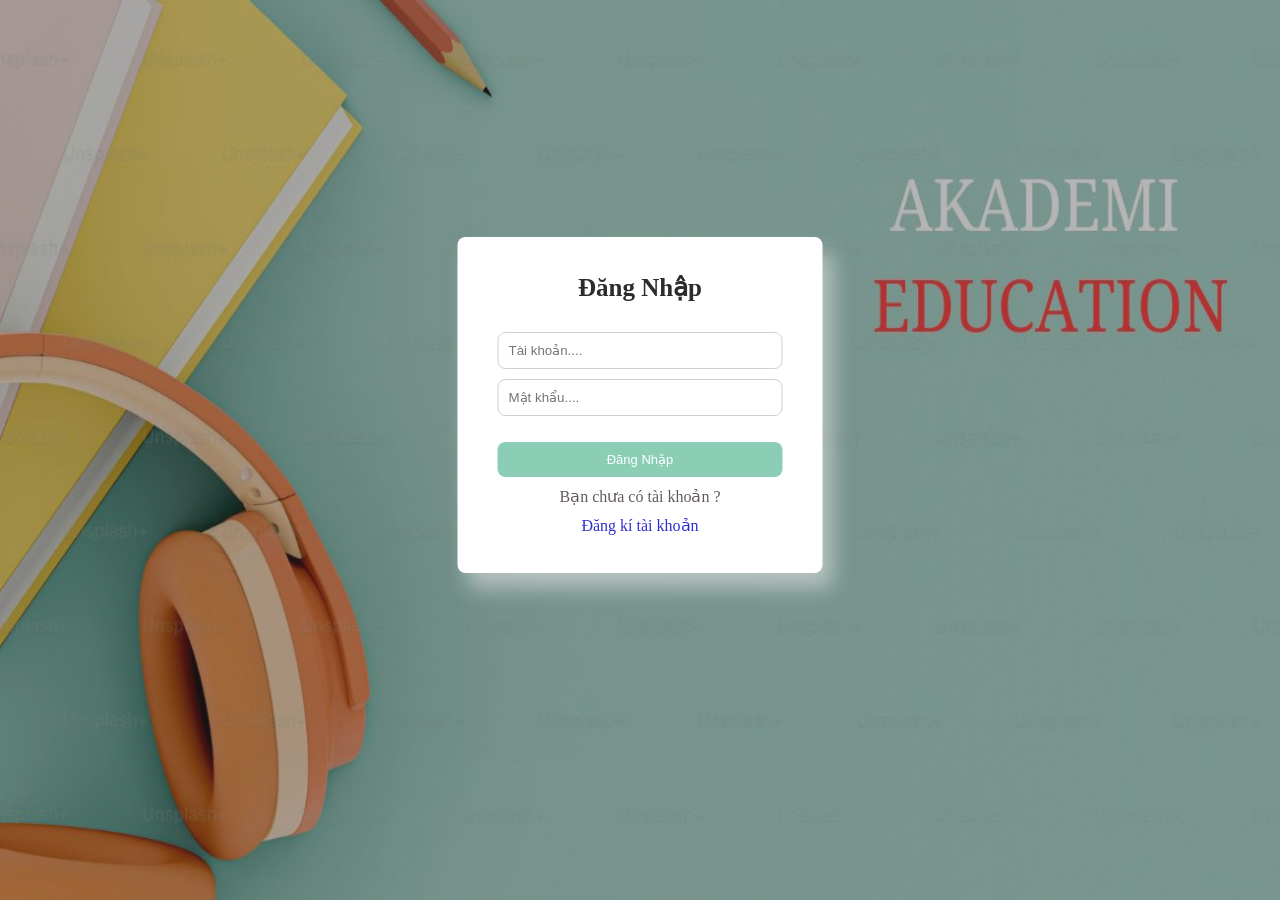
<file: index.html>
<!DOCTYPE html>
<html lang="en">
    <head>
        <title>Đăng Nhập</title>
        <meta charset="UTF-8">
        <meta name="viewport" content="width=device-width, initial-scale=1">
        <link href="./css/login.css" rel="stylesheet">
    </head>
    <body>
        <div class="bgLogin">
            <img src="./Image/backgroundLogin.jpg" alt="Background login">
        </div>
        <div class="login-container">
            <div class="login-content">
                <div class="titleForm">
                    <p>Đăng Nhập</p>
                </div>
                <div class="formLogin">
                    <input id="username" type="text" placeholder="Tài khoản....">
                    <input id="password" type="password" placeholder="Mật khẩu....">
                    <button id="loginButton" type="submit">Đăng Nhập</button>
                    <p id="message"></p>
                    <p>Bạn chưa có tài khoản ?</p>
                    <p><a href="./signin.html">Đăng kí tài khoản</a></p>
                </div>
            </div>
        </div>
        <script>
            document.getElementById('loginButton').addEventListener('click', function(event) {
            event.preventDefault();
            
            const username = document.getElementById('username').value;
            const password = document.getElementById('password').value;
            const messageElement = document.getElementById('message');

            const users = JSON.parse(localStorage.getItem('users')) || [];
            const user = users.find(user => user.username === username && user.password === password);
            if (user) {
                messageElement.innerText = 'Đăng nhập thành công!';
                messageElement.style.color = 'green';
                setTimeout (() => {
                    window.location.href = './layout/layout.html';
                }, 1000);
            } else {
            messageElement.innerText = 'Tài khoản hoặc mật khẩu không đúng!';
            messageElement.style.color = 'red';
            }
            });
        </script>
    </body>
</html>
</file>
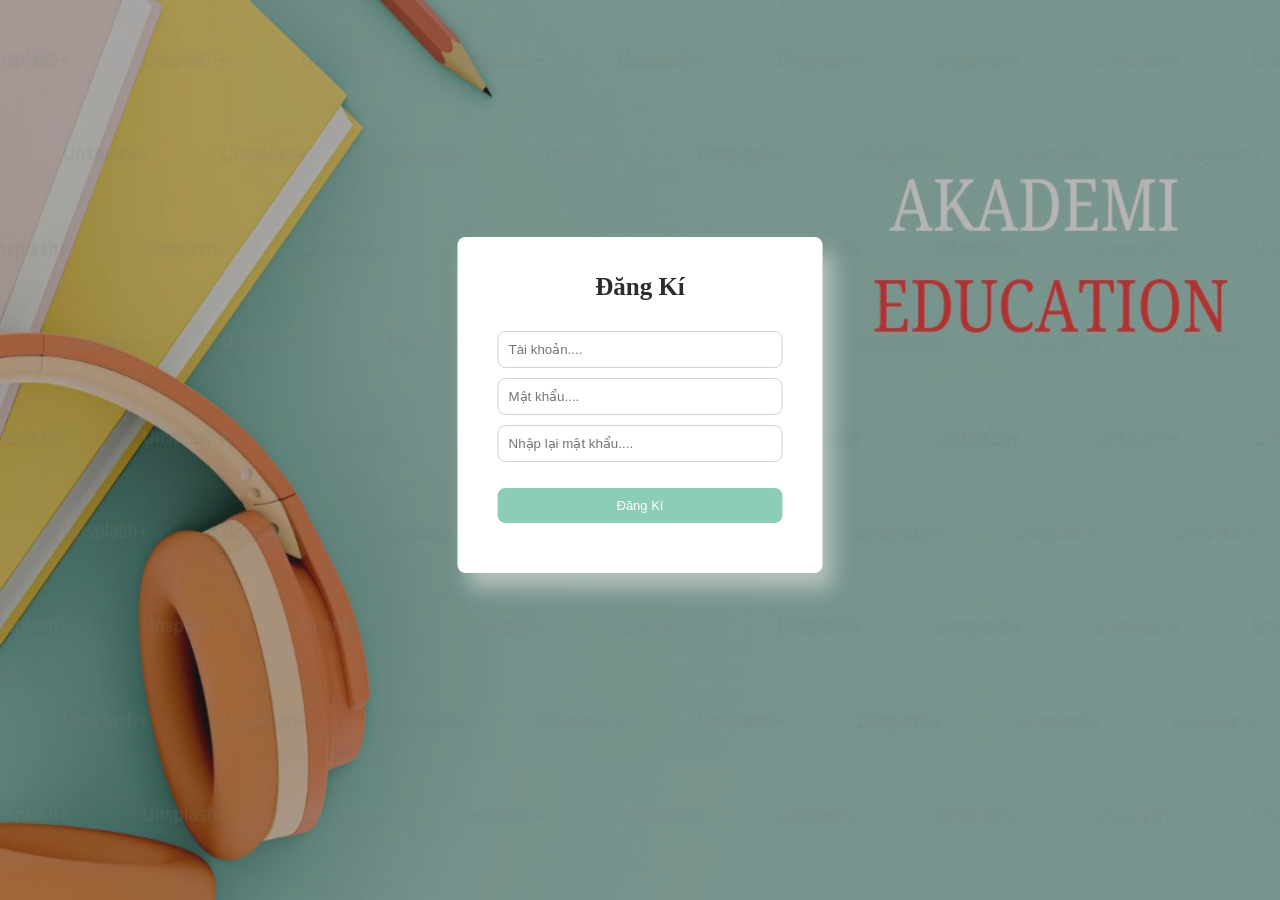
<file: signin.html>
<!DOCTYPE html>
<html lang="en">
    <head>
        <title>Đăng Kí</title>
        <meta charset="UTF-8">
        <meta name="viewport" content="width=device-width, initial-scale=1">
        <link href="./css/login.css" rel="stylesheet">
    </head>
    <body>
        <div class="bgLogin">
            <img src="./Image/backgroundLogin.jpg" alt="Background login">
        </div>
        <div class="login-container">
            <div class="login-content">
                <div class="titleForm">
                    <p>Đăng Kí</p>
                </div>
                <div class="formLogin">
                    <input id="registerUsername" type="text" placeholder="Tài khoản....">
                    <input id="registerPassword" type="password" placeholder="Mật khẩu....">
                    <input id="confirmPassword" type="password" placeholder="Nhập lại mật khẩu....">
                    <button id="registerButton" type="submit">Đăng Kí</button>
                    <p id="registerMessage"></p>
                </div>
            </div>
        </div>
        <script>
            document.getElementById('registerButton').addEventListener('click', function()
            {
                event.preventDefault(); //này dùng để ngăn chặn hành động mặc định của button

                const username = document.getElementById('registerUsername').value;
                const password = document.getElementById('registerPassword').value;
                const confirmPassword = document.getElementById('confirmPassword').value;
                const messageElement = document.getElementById('registerMessage');

                if (password !== confirmPassword) {
                    messageElement.innerText = 'Mật khẩu không khớp';
                    messageElement.style.color = 'red';
                    return;
                }
                
                const users = JSON.parse(localStorage.getItem('users')) || [];
                const userExits = users.some(user => user.username === username);
                if (userExits) {
                    messageElement.innerText = 'Tài khoản đã tồn tại';
                    messageElement.style.color = 'red';
                    return;
                }
                users.push({username, password});
                localStorage.setItem('users',JSON.stringify(users));
                messageElement.innerText = 'Đăng kí thành công';
                messageElement.style.color = 'green';

                setTimeout(() => {
                window.location.href = "./login.html";
                }, 1500);
            });
        </script>
    </body>
</html>
</file>
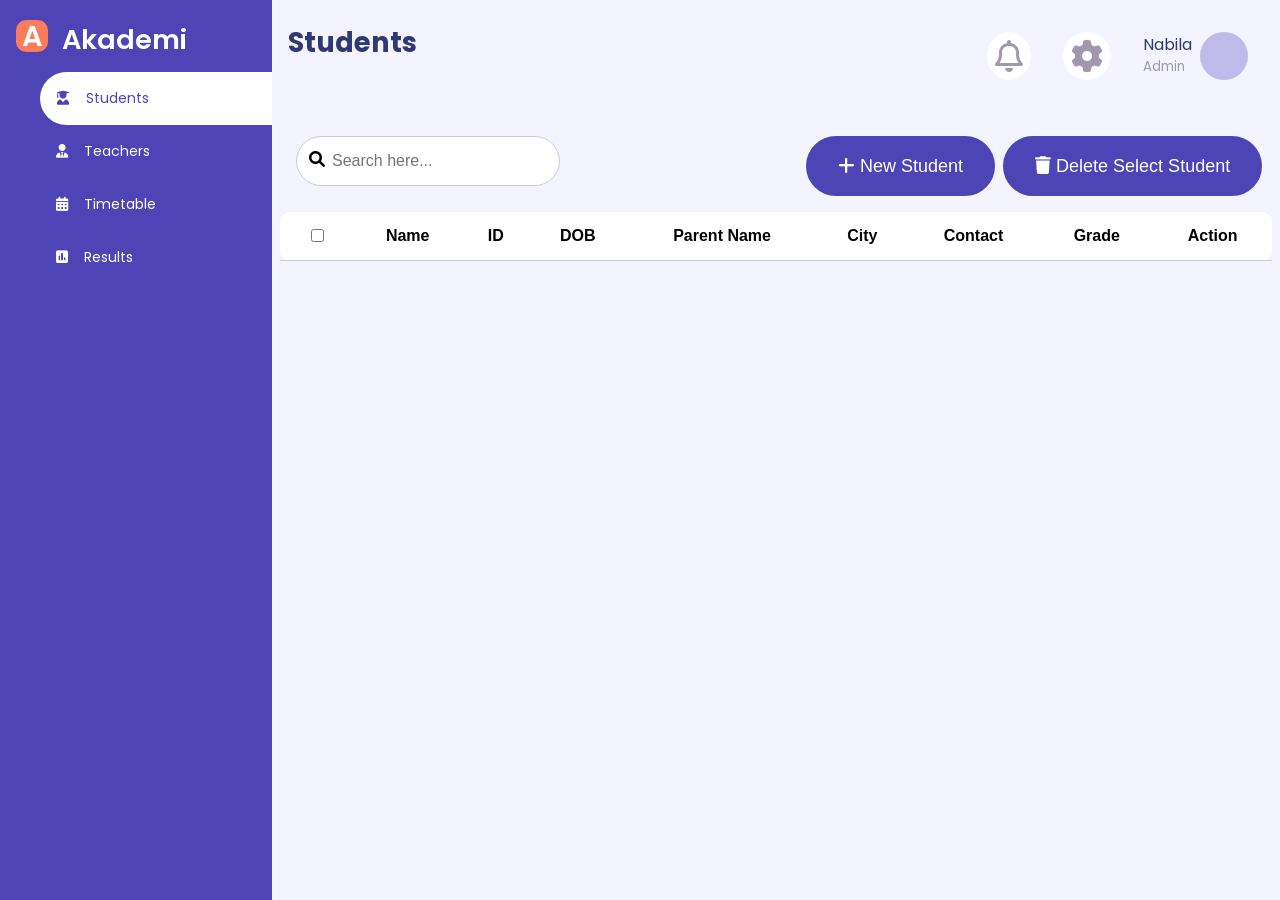
<file: layout/layout.html>
<!DOCTYPE html>
<html lang="en">
<head>
    <title>Mainpage</title>
    <meta charset="UTF-8">
    <meta name="viewport" content="width=device-width, initial-scale=1">
    <link href="../css/common.css" rel="stylesheet">
    <link href="../css/layout.css" rel="stylesheet">
    <link rel="preconnect" href="https://fonts.googleapis.com">
    <link rel="preconnect" href="https://fonts.gstatic.com" crossorigin>
    <link href="https://fonts.googleapis.com/css2?family=Poppins:ital,wght@0,100;0,200;0,300;0,400;0,500;0,600;0,700;0,800;0,900;1,100;1,200;1,300;1,400;1,500;1,600;1,700;1,800;1,900&family=Roboto:ital,wght@0,100;0,300;0,400;0,500;0,700;0,900;1,100;1,300;1,400;1,500;1,700;1,900&display=swap" rel="stylesheet">
    <link href="https://cdnjs.cloudflare.com/ajax/libs/font-awesome/6.0.0-beta3/css/all.min.css" rel="stylesheet">
</head>
<body>
    <div class="menu-container">
        <div class="logo-container">
            <p class="icon">A</p>
            <p class="name">Akademi</p>
        </div>
        <ul class="menu">
            <li class="menu-item active" data-item="STUDENTS">
                <span><i class="fa-solid fa-user-graduate"></i></span>
                Students</li>

            <li class="menu-item" data-item="TEACHER">
                <span><i class="fa-solid fa-user-tie"></i></span>
                Teachers
            </li>
            <li class="menu-item" data-item="TIMETABLE">
                <span><i class="fa-solid fa-calendar-days"></i></span>
                Timetable</li>
            <li class="menu-item" data-item="RESULTS">
                <span><i class="fa-solid fa-square-poll-vertical"></i></span>
                Results</li>
        </ul>
    </div>
    <div class="content-container">
        <div class="menu-header">
            <div class="leftHeading">
                <p id="pageTitle">Students</p>
            </div>
            <div class="rightHeading">
                <i class="fa-regular fa-bell icon"></i>
                <i class="fa-solid fa-gear icon"></i>
                <div class="avatar-container">
                    <div class="info">
                        <span>Nabila</span>
                        <small>Admin</small>
                    </div>
                    <div class="avatar"></div>
                </div>
            </div>
        </div>
        <iframe id="iframeContent" src="../student/list.html" class="content"></iframe>
    </div>
    <script>
        const title = document.getElementById('pageTitle');
        const menuElements = document.querySelectorAll('.menu-item');
        const iframeContent = document.getElementById('iframeContent');
        const menuSource = {
            TEACHER: '../teacher/list.html',
            STUDENTS: '../student/list.html',
            TIMETABLE: '../timetable/list.html',
            RESULTS: '../results/list.html'
        }
        menuElements.forEach(item => {
            item.addEventListener('click', () => {
                const itemType = item.dataset.item;
                menuElements.forEach(classItem => {
                    if (classItem.classList.contains('active')) {
                        classItem.classList.remove('active');
                    }
                });

                item.classList.add('active');
                iframeContent.src = menuSource[itemType];
                title.textContent = item.textContent.trim();
                console.log('Button clicked: ', item);
            });
        });
    </script>
</body>
</html>
</file>
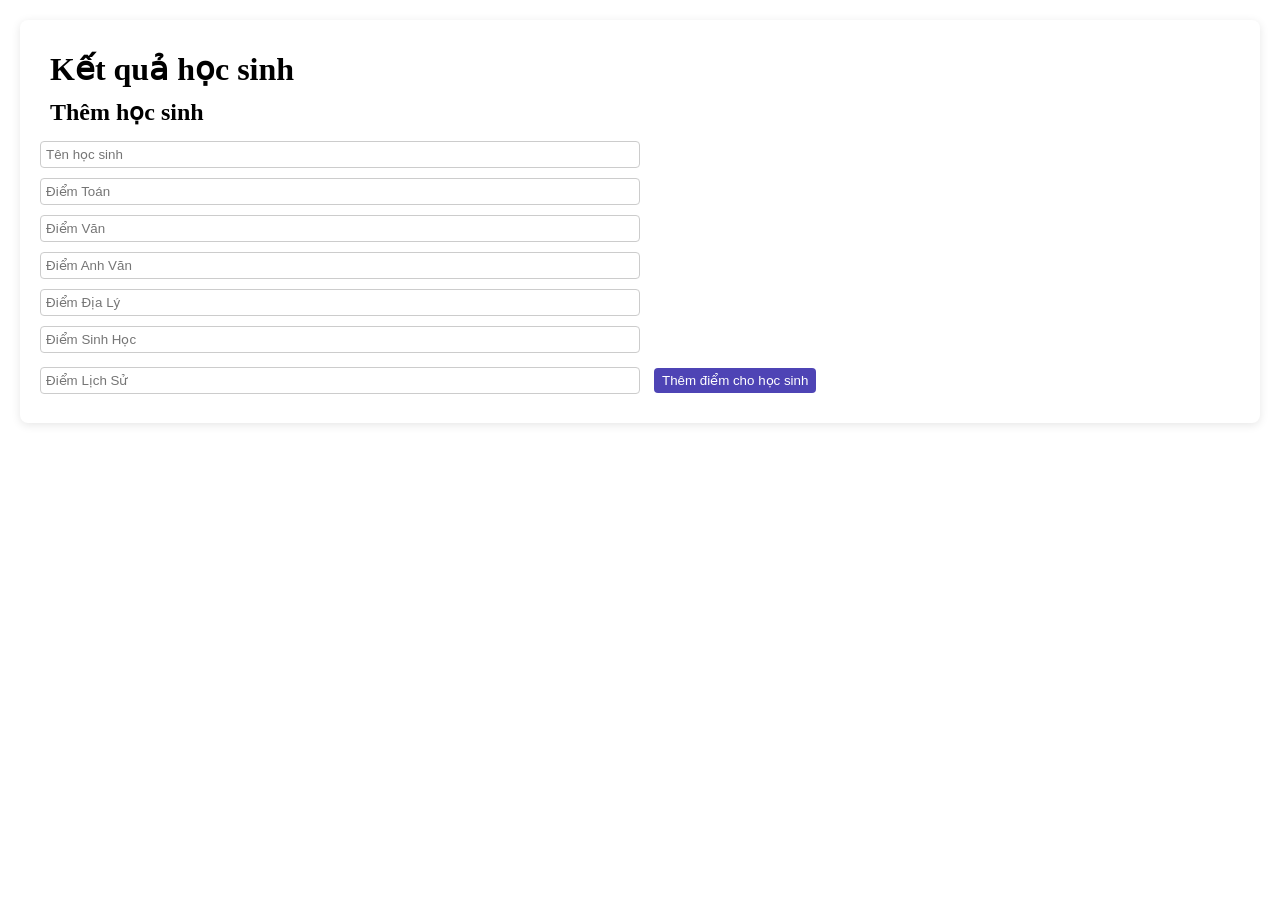
<file: results/list.html>
<!DOCTYPE html>
<html lang="vi">
<head>
    <meta charset="UTF-8">
    <meta name="viewport" content="width=device-width, initial-scale=1.0">
    <title>Kết quả học sinh</title>
    <link rel="stylesheet" href="../css/result.css">
</head>
<body>
<div class="container">
    <h1>Kết quả học sinh</h1>
    <div id="student-results"></div>
    <h2>Thêm học sinh</h2>
    <input type="text" id="student-name" placeholder="Tên học sinh">
    <input type="number" id="math-score" placeholder="Điểm Toán" step="0.1">
    <input type="number" id="literature-score" placeholder="Điểm Văn" step="0.1">
    <input type="number" id="english-score" placeholder="Điểm Anh Văn" step="0.1">
    <input type="number" id="geography-score" placeholder="Điểm Địa Lý" step="0.1">
    <input type="number" id="biology-score" placeholder="Điểm Sinh Học" step="0.1">
    <input type="number" id="history-score" placeholder="Điểm Lịch Sử" step="0.1">
    <button onclick="addStudent()">Thêm điểm cho học sinh</button>
</div>

    <script>
        let students = [];

        function loadFromLocalStorage() {
            const storedStudents = localStorage.getItem('students');
            if (storedStudents) {
                students = JSON.parse(storedStudents);
                renderStudents();
            }
        }

        function renderStudents() {
            const resultsContainer = document.getElementById('student-results');
            resultsContainer.innerHTML = '';
            students.forEach((student, index) => {
                const studentDiv = document.createElement('div');
                studentDiv.className = 'student';
                studentDiv.innerHTML = `
                    <h2>${student.name}</h2>
                    <p>Toán: ${student.results["Toán"]}</p>
                    <p>Văn: ${student.results["Văn"]}</p>
                    <p>Anh Văn: ${student.results["Anh Văn"]}</p>
                    <p>Địa Lý: ${student.results["Địa Lý"]}</p>
                    <p>Sinh Học: ${student.results["Sinh Học"]}</p>
                    <p>Lịch Sử: ${student.results["Lịch Sử"]}</p>
                    <div class="actions">
                        <button onclick="removeStudent(${index})">Xóa</button>
                    </div>
                `;
                resultsContainer.appendChild(studentDiv);
            });
        }

        function addStudent() {
            const name = document.getElementById('student-name').value;
            const mathScore = parseFloat(document.getElementById('math-score').value);
            const literatureScore = parseFloat(document.getElementById('literature-score').value);
            const englishScore = parseFloat(document.getElementById('english-score').value);
            const geographyScore = parseFloat(document.getElementById('geography-score').value);
            const biologyScore = parseFloat(document.getElementById('biology-score').value);
            const historyScore = parseFloat(document.getElementById('history-score').value);
            // isNaN -> not a number
            if (name && !isNaN(mathScore) && !isNaN(literatureScore) && !isNaN(englishScore) && 
                !isNaN(geographyScore) && !isNaN(biologyScore) && !isNaN(historyScore)) {
                const student = {
                    name: name,
                    results: {
                        "Toán": mathScore,
                        "Văn": literatureScore,
                        "Anh Văn": englishScore,
                        "Địa Lý": geographyScore,
                        "Sinh Học": biologyScore,
                        "Lịch Sử": historyScore
                    }
                };
                students.push(student);
                saveToLocalStorage();
                renderStudents();
                clearInputs();
            } else {
                alert("Vui lòng nhập đầy đủ thông tin!");
            }
        }

        function saveToLocalStorage() {
            localStorage.setItem('students', JSON.stringify(students));
        }

        function removeStudent(index) {
            students.splice(index, 1);
            saveToLocalStorage();
            renderStudents();
        }

        function clearInputs() {
            document.getElementById('student-name').value = '';
            document.getElementById('math-score').value = '';
            document.getElementById('literature-score').value = '';
            document.getElementById('english-score').value = '';
            document.getElementById('geography-score').value = '';
            document.getElementById('biology-score').value = '';
            document.getElementById('history-score').value = '';
        }

        loadFromLocalStorage();
    </script>
</body>
</html>
</file>
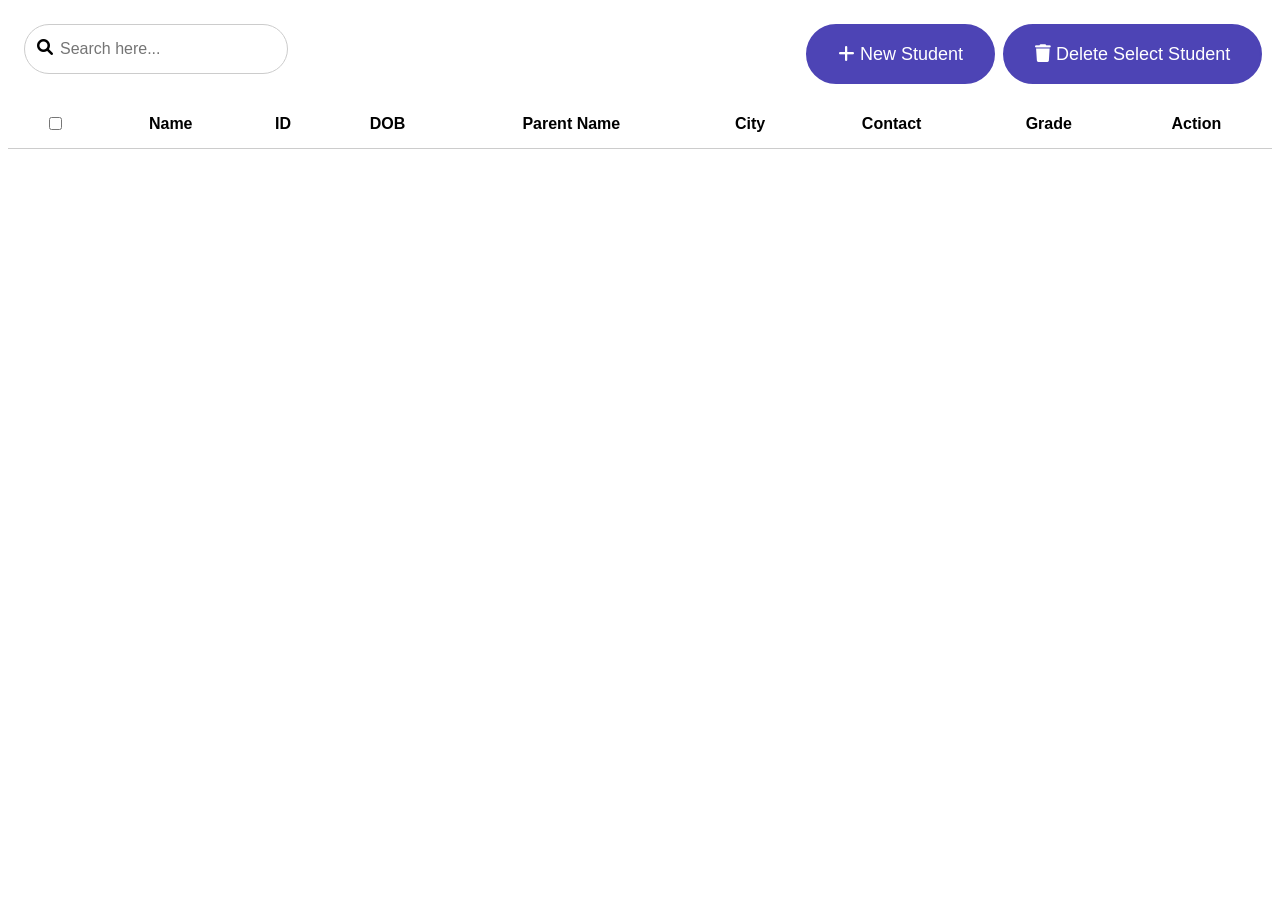
<file: student/list.html>
<!DOCTYPE html>
<html lang="en">
    <head>
        <title>Students</title>
        <meta charset="UTF-8">
        <meta name="viewport" content="width=device-width, initial-scale=1">
        <link href="../css/student.css" rel="stylesheet">
        <link href="https://cdnjs.cloudflare.com/ajax/libs/font-awesome/6.0.0-beta3/css/all.min.css" rel="stylesheet">
    </head>
    <body> 
        <div class="content-wrapper">
            <div class="studentMenu"> 
                <div class="Search"  style="position: relative;">
                    <i style="position: absolute; top: 15px; left: 13px; z-index: 10;" class="fas fa-search"></i>
                    <input style="width: 100%;" type="text" id="searchInput" placeholder="Search here..." aria-label="Search">
                </div>
                <div class="optionMenu">
                    <button class="addSt" id="openModalBtn"><span><i class="fa-solid fa-plus"></i></span> New Student</button>
                    <button onclick="handleDeleteAll()" class="addSt"><span><i class="fa-solid fa-trash"></i></span> Delete Select Student</button>
                </div>
            </div>
            <table class="student-table" id="myTable">
                <thead class="table-header">
                    <td>
                        <input class="checkbox-item" type="checkbox" id="check-all"/>
                    </td>
                    <td>Name</td>
                    <td>ID</td>
                    <td>DOB</td>
                    <td>Parent Name</td>
                    <td>City</td>
                    <td>Contact</td>
                    <td>Grade</td>
                    <td>Action</td>
                </thead>
                <tbody>
                </tbody>
            </table>
        </div>

        <div id="studentFormModel" class="modal">
            <div class="modal-content">
              <div class="header-content">
                <span class="add-student-header">Add student</span>
                <span class="close" onclick="closeModel()">&times;</span>
              </div>
              <div class="form-wrapper">
                <div class="field-wrapper">
                    <label class="label">First name *</label>
                    <input class="my-input" placeholder="Enter first name" type="text" onchange="valueChange(event, 'firstName')"/>
                </div>
                <div class="field-wrapper">
                    <label class="label">Last name *</label>
                    <input class="my-input" placeholder="Enter last name" type="text" onchange="valueChange(event, 'lastName')"/>
                </div>
                <div class="field-wrapper">
                    <label class="label">Date & Place of birth *</label>
                    <div class="date-place">
                        <input class="my-input" placeholder="Enter date of birth" type="date" onchange="valueChange(event, 'date')"/>
                        <input class="my-input" placeholder="Enter place of birth" type="text" onchange="valueChange(event, 'city')"/>
                    </div>
                </div>
                <div class="field-wrapper">
                    <label class="label">Parent name *</label>
                    <input class="my-input" placeholder="Enter parent name" type="text" onchange="valueChange(event, 'parentName')"/>
                </div>
                <div class="field-wrapper">
                    <label class="label">Email *</label>
                    <input class="my-input" placeholder="Enter email" type="email" onchange="valueChange(event, 'email')"/>
                </div>
                <div class="field-wrapper">
                    <label class="label">Phone *</label>
                    <input class="my-input" placeholder="Enter phone number" type="phone" onchange="valueChange(event, 'phone')"/>
                </div>
                <div class="field-wrapper">
                    <label class="label">Grade *</label>
                    <select name="grade" onchange="valueChange(event, 'grade')">
                        <option value="A">A</option>
                        <option value="B">B</option>
                        <option value="C">C</option>
                    </select>
                </div>
              </div>
              <div class="actions">
                <button style="min-width: 100px;" onClick="saveStudent()" >Save</button>
              </div>
            </div>
        </div>
    <script>
        let dataMock = [];
        let studentInfo = {
            id: 0, 
            firstName: '', 
            lastName: '',
            avatar: '',
            phone:'', 
            email: '', 
            date: '', 
            parentName: '', 
            city: '', 
            grade: 'A'
        };

        if(localStorage.getItem('students')) {
            dataMock = JSON.parse(localStorage.getItem('students')); 
        }
        var table = document.getElementById("myTable");
        var checkboxAllElement = document.getElementById("check-all");
        var tbody = table.getElementsByTagName("tbody")[0];
        var selectedItem = [];

        checkboxAllElement.addEventListener("change", function() {
            if (checkboxAllElement.checked) {
                dataMock.forEach(item=>{
                    const element = document.getElementById(`checkbox_${item.id}`);
                    element.checked = true;
                    const cellElement = document.getElementById(`cell_${item.id}`);
                    cellElement.classList.add('active-checkbox');
                })
            } else {
                dataMock.forEach(item=>{
                    const element = document.getElementById(`checkbox_${item.id}`);
                    element.checked = false;
                    const cellElement = document.getElementById(`cell_${item.id}`);
                    cellElement.classList.remove('active-checkbox');
                })
            }
        });

        searchInput.addEventListener("input", function(value) {
            if(!value.target.value) {
                generateTable(dataMock);
                return;
            }
            const data = dataMock.filter(item=> `${item.firstName} ${item.lastName}`.toLocaleLowerCase().includes(value.target.value.toLocaleLowerCase()))
            generateTable(data);
        });
        
        function generateTable(data) {
            tbody.innerHTML = '';
            data.forEach(item=>{
            var newRow = tbody.insertRow(); 
            var cell1 = newRow.insertCell(0); // Ô thứ 1
            var cell2 = newRow.insertCell(1); // Ô thứ 2
            var cell3 = newRow.insertCell(2); // Ô thứ 3
            var cell4 = newRow.insertCell(3); // Ô thứ 4
            var cell5 = newRow.insertCell(4); // Ô thứ 5
            var cell6 = newRow.insertCell(5); // Ô thứ 6
            var cell7 = newRow.insertCell(6); // Ô thứ 6
            var cell8 = newRow.insertCell(7); // Ô thứ 7
            var cell9 = newRow.insertCell(8); // Ô thứ 8


            cell1.id = `cell_${item.id}`;
            cell1.innerHTML = `<input class="checkbox-item" id="checkbox_${item.id}" type="checkbox" data-checkboxId="${item.id}"/>`;
            var checkbox = document.getElementById(`checkbox_${item.id}`);
            checkbox.addEventListener("change", function() {
                const cellActive = document.getElementById(`cell_${item.id}`);
                if (checkbox.checked) {
                    cellActive.classList.add('active-checkbox');
                    selectedItem.push(item.id);
                } else {
                    cellActive.classList.remove('active-checkbox');
                    selectedItem = selectedItem.filter(item=> item !== item.id);
                }
                if(selectedItem.length === dataMock.length) {
                    checkboxAllElement.checked = true;
                    return;
                }
                checkboxAllElement.checked = false;
            });
            
            cell2.innerHTML = `<div class="avatar"></div><span>${item.firstName} ${item.lastName}</span>`;
            cell2.classList='column-name';

            cell3.innerHTML = `#${item.id}`;
            cell3.classList='column-id';

            cell4.innerHTML = item.date;
            cell4.classList='column-date';

            cell5.innerHTML = item.parentName;
            cell5.classList='column-parent-name';

            cell6.innerHTML = item.city;
            cell6.classList = 'column-city'

            cell7.innerHTML = `<div class="column-contact"><a class="tag-link" href="tel:${item.phone}"><i class="phone-icon fa-solid fa-phone icon" data-id="${item.id}"></i></a><a class="tag-link" href="mailto:${item.email}?subject="><i data-id="${item.id}" class="email-icon fa-solid fa-envelope icon"></i></a></div>`;

            cell8.innerHTML = `<div class="${item.grade === 'A' ? 'grade-a' : item.grade === 'B' ? 'grade-b': 'grade-c'} grade">${item.grade}</div>`;

            cell9.innerHTML = `<i onclick="handleDelete(${item.id})" style="color: red;" class="menu-icon fa-solid fa-trash"></i>`;
            cell9.classList= 'action-content'
            });
        }
        
        generateTable(dataMock);

        function handleDeleteAll() {
            dataMock = dataMock.filter(item=>!selectedItem.includes(item.id));
            localStorage.setItem('students', JSON.stringify(dataMock));
            generateTable(dataMock);
        }

        function handleDelete(id) {
            dataMock = dataMock.filter(item=>item.id !== id);
            generateTable(dataMock);
            localStorage.setItem('students', JSON.stringify(dataMock));
        }

        const modal = document.getElementById("studentFormModel");
        const openModalBtn = document.getElementById('openModalBtn');
        openModalBtn.onclick = function() {
            modal.style.display = "flex";
        }

        function closeModel() {
            modal.style.display = "none";
        }

        function saveStudent() {
            if(!studentInfo.city.trim() || !studentInfo.date.trim() || !studentInfo.email.trim() || !studentInfo.grade.trim()
            || !studentInfo.parentName.trim() || !studentInfo.phone.trim() || !studentInfo.firstName.trim() || !studentInfo.lastName.trim()
            ) {
                return;
            }
            dataMock.push({...studentInfo, id: new Date().getTime()});
            localStorage.setItem('students', JSON.stringify(dataMock));
            generateTable(dataMock);
            studentInfo = {
                id: 0, 
                firstName: '', 
                lastName: '',
                avatar: '',
                phone:'', 
                email: '', 
                date: '', 
                parentName: '', 
                city: '', 
                grade: 'A'
            }
            
            const allInput = document.querySelectorAll('.my-input');
            allInput.forEach(item=>{
                item.value = '';
            });
            modal.style.display = "none";
        }

        function valueChange(event, fieldName) {
            studentInfo[fieldName] = event.target.value;
        }
    </script>
    </body>
</html>
</file>
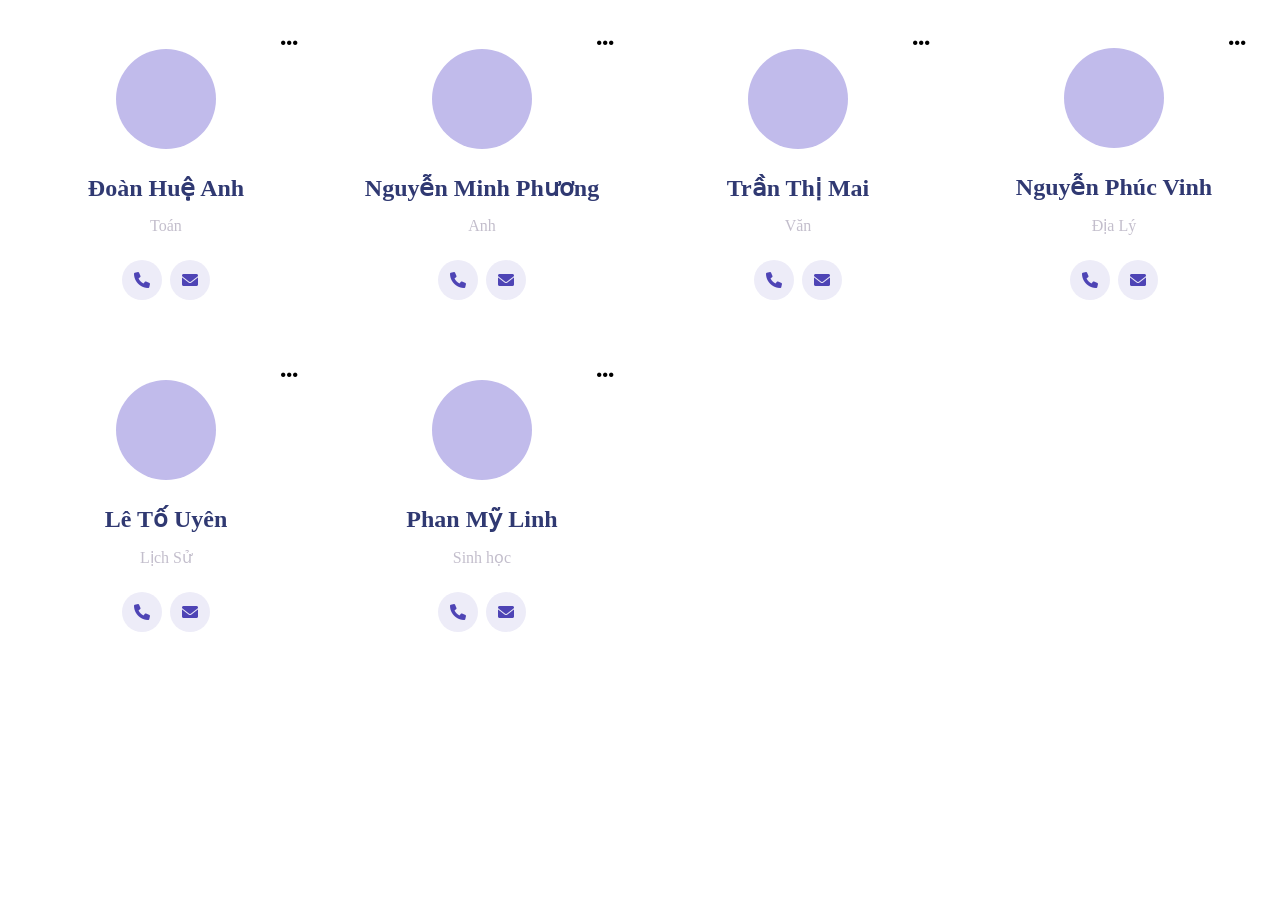
<file: teacher/list.html>
<!DOCTYPE html>
<html lang="en">
    <head>
        <title>Teacher</title>
        <meta charset="UTF-8">
        <meta name="viewport" content="width=device-width, initial-scale=1">
        <link href="../css/teachers.css" rel="stylesheet">
        <link href="https://cdnjs.cloudflare.com/ajax/libs/font-awesome/6.0.0-beta3/css/all.min.css" rel="stylesheet">
    </head>
    <body>
        <div class="grid-teacher" id="teacherContainer">
            
        </div>
        <script>
            const dataMock = [
                {id: 1232, name: 'Đoàn Huệ Anh', department: 'Toán', phone: '1232323', email: 'hueanh@gmail.com'},
                {id: 1233, name: 'Nguyễn Minh Phương', department: 'Anh', phone: '1232323', email: 'minhphuong@gmail.com'},
                {id: 1234, name: 'Trần Thị Mai', department: 'Văn', phone: '1232323', email: 'mai@gmail.com'},
                {id: 1235, name: 'Nguyễn Phúc Vinh', department: 'Địa Lý', phone: '1232323', email: 'vinh@gmail.com'},
                {id: 1236, name: 'Lê Tố Uyên', department: 'Lịch Sử', phone: '1232323', email: 'touyen@gmail.com'},
                {id: 1237, name: 'Phan Mỹ Linh', department: 'Sinh học', phone: '1232323', email: 'mylinh@gmail.com'}
            ];
            let innerHtmlData = '';
            dataMock.forEach(item=>{
                innerHtmlData+= `<div class="teacher-card">
                <i class="fa-solid fa-ellipsis three-dot"></i>
                <div class="avatar"></div>
                <h3 class="name">${item.name}</h3>
                <span class="department">${item.department}</span>
                <div class="column-contact">
                    <a class="tag-link" href="tel:${item.phone}"><i class="phone-icon fa-solid fa-phone icon" data-id="${item.id}"></i></a><a class="tag-link" href="mailto:${item.email}?subject="><i data-id="${item.id}" class="email-icon fa-solid fa-envelope icon"></i></a>
    
                </div>
            </div>`;
            });
            const tableElement = document.getElementById('teacherContainer');
            tableElement.innerHTML = innerHtmlData;
        </script>
    </body>
</html>
</file>
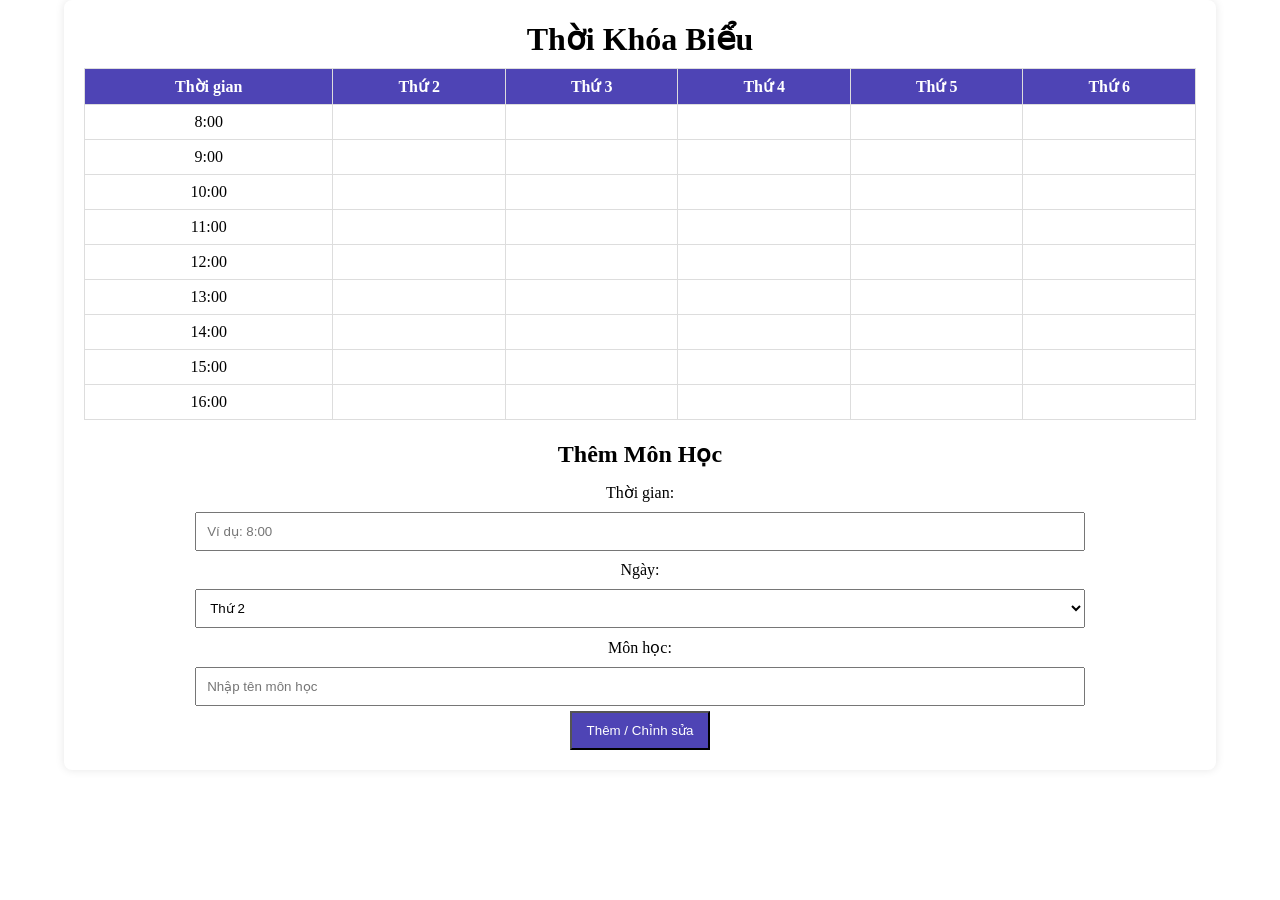
<file: timetable/list.html>
<!DOCTYPE html>
<html lang="vi">
<head>
    <meta charset="UTF-8">
    <meta name="viewport" content="width=device-width, initial-scale=1.0">
    <title>Thời Khóa Biểu</title>
    <link rel="stylesheet" href="../css/timetable.css">
</head>
<body>
    <div class="container">
        <h1>Thời Khóa Biểu</h1>
        <table id="timetable">
            <thead>
                <tr>
                    <th>Thời gian</th>
                    <th>Thứ 2</th>
                    <th>Thứ 3</th>
                    <th>Thứ 4</th>
                    <th>Thứ 5</th>
                    <th>Thứ 6</th>
                </tr>
            </thead>
            <tbody>
                <tr>
                    <td>8:00</td>
                    <td></td>
                    <td></td>
                    <td></td>
                    <td></td>
                    <td></td>
                </tr>
                <tr>
                    <td>9:00</td>
                    <td></td>
                    <td></td>
                    <td></td>
                    <td></td>
                    <td></td>
                </tr>
                <tr>
                    <td>10:00</td>
                    <td></td>
                    <td></td>
                    <td></td>
                    <td></td>
                    <td></td>
                </tr>
                <tr>
                    <td>11:00</td>
                    <td></td>
                    <td></td>
                    <td></td>
                    <td></td>
                    <td></td>
                </tr>
                <tr>
                    <td>12:00</td>
                    <td></td>
                    <td></td>
                    <td></td>
                    <td></td>
                    <td></td>
                </tr>
                <tr>
                    <td>13:00</td>
                    <td></td>
                    <td></td>
                    <td></td>
                    <td></td>
                    <td></td>
                </tr>
                <tr>
                    <td>14:00</td>
                    <td></td>
                    <td></td>
                    <td></td>
                    <td></td>
                    <td></td>
                </tr>
                <tr>
                    <td>15:00</td>
                    <td></td>
                    <td></td>
                    <td></td>
                    <td></td>
                    <td></td>
                </tr>
                <tr>
                    <td>16:00</td>
                    <td></td>
                    <td></td>
                    <td></td>
                    <td></td>
                    <td></td>
                </tr>
            </tbody>
        </table>

        <h2>Thêm Môn Học</h2>
        <form id="add-subject-form">
            <label for="time">Thời gian:</label>
            <input type="text" id="time" placeholder="Ví dụ: 8:00">
            <label for="day">Ngày:</label>
            <select id="day">
                <option value="0">Thứ 2</option>
                <option value="1">Thứ 3</option>
                <option value="2">Thứ 4</option>
                <option value="3">Thứ 5</option>
                <option value="4">Thứ 6</option>
            </select>
            <label for="subject">Môn học:</label>
            <input type="text" id="subject" placeholder="Nhập tên môn học">
            <button type="submit">Thêm / Chỉnh sửa</button>
        </form>
    </div>
    <script>
        // Hàm để lưu thời khóa biểu vào localStorage
        function saveTimetable() {
            const timetable = [];
            const rows = document.querySelectorAll('#timetable tbody tr');
            rows.forEach(row => {
                const time = row.cells[0].textContent;
                const subjects = Array.from(row.cells).slice(1).map(cell => cell.textContent);
                timetable.push({ time, subjects });
            });
            localStorage.setItem('timetable', JSON.stringify(timetable));
        }

        // Hàm để tải thời khóa biểu từ localStorage
        function loadTimetable() {
            const timetable = JSON.parse(localStorage.getItem('timetable')) || []; 
            const rows = document.querySelectorAll('#timetable tbody tr'); 

            // Duyệt qua từng mục trong thời khóa biểu
            timetable.forEach(entry => {
                const time = entry.time; // Lấy thời gian
                const subjects = entry.subjects; // Lấy danh sách môn học

                // Duyệt qua các hàng trong bảng để tìm hàng tương ứng với thời gian
                rows.forEach(row => {
                    const timeCell = row.cells[0].textContent; // Lấy thời gian từ ô đầu tiên
                    if (timeCell === time) {
                        subjects.forEach((subject, index) => {
                            if (subject) {
                                row.cells[index + 1].textContent = subject; // +1 vì cột đầu tiên là thời gian
                            }
                        });
                    }
                });
            });
        }

        document.getElementById('add-subject-form').addEventListener('submit', function(event) {
            event.preventDefault();
            const time = document.getElementById('time').value;
            const day = document.getElementById('day').value; 
            const subject = document.getElementById('subject').value;

            const rows = document.querySelectorAll('#timetable tbody tr');
            let rowToUpdate;
            rows.forEach(row => {
                const timeCell = row.cells[0].textContent; 
                if (timeCell === time) {
                    rowToUpdate = row;
                }
            });

            if (rowToUpdate) {
                rowToUpdate.cells[parseInt(day) + 1].textContent = subject; 
                saveTimetable();
            } else {
                alert('Không tìm thấy thời gian trong thời khóa biểu.');
            }

            document.getElementById('time').value = '';
            document.getElementById('subject').value = '';
        });

        loadTimetable();
    </script>
</body>
</html>
</file>
<file: css/login.css>
* {
    padding: 0;
    margin: 0;
    box-sizing: border-box ;
}
.bgLogin {
    overflow: hidden;
    height: 100vh;
}
.bgLogin img {
    width: 105vw;
    height: 100vh;
}
.login-container {
    position: fixed;
    top: 0;
    width: 100vw;
    height: 100vh;
    background-color: #3630325b;
    z-index: 2;
}

.login-content {
    width: 365px;
    height: 336px;
    position: relative;
    top: 45%;
    left: 50%;
    transform: translate(-50%, -50%);
    background-color: white;
    padding: 36px 40px;
    border-radius: 8px;
    box-shadow:10px 15px 20px 0px rgba(243, 241, 241, 0.5);
}
.titleForm {
    text-align: center;
}

div.titleForm p {
    font-size: 25px;
    opacity: 1;
    color: rgb(46, 43, 43);
    font-weight: bold;
}
div.formLogin {
    margin-top: 30px;
}
.formLogin p{
    margin-top: 10px;
    text-align: center;
    color: rgb(99, 91, 91);
}
.formLogin p a{
    text-decoration: none;
    color: rgb(47, 47, 206);
}

.formLogin input {
    width: 100%;
    border-radius: 8px;
    border: 1px solid #d1d1d1;
    padding: 10px 10px;
    outline: none;
    margin-bottom: 10px;
}
input:focus {
    border: 2px solid black;

}

div.formLogin button {
    margin-top: 16px;
    width: 100%;
    background-color: rgb(140, 206, 181);
    color: white;
    padding: 10px 15px;
    border: none;
    border-radius: 8px;
    font-size: 13px;
    cursor: pointer;
}
</file>
<file: css/common.css>
body {
    font-family: "Poppins", sans-serif;
    display: flex;
    
  }
</file>
<file: css/layout.css>
* {
    box-sizing: border-box;
    padding: 0;
    margin: 0;
}
.menu-container {
    box-sizing: content-box;
    display: flex;
    flex-direction: column;
    background: #4e44b5;
    min-width: 17rem;
    height: 100vh;
}
.menu {
    list-style: none;
    padding-left: 2.5rem;
    margin: 0px;
    color: #ffffff;
}
.menu-header .rightHeading {
    display: flex;
    align-items: center;
    padding: 1rem;
    gap: 2rem;
}
.avatar-container {
    display: flex;
    gap: 0.5rem;
}

.avatar-container .info {
    display: flex;
    flex-direction: column;
}
.info span {
    color: #303972;
}
.info small {
    color: #a198ae;
}
.avatar-container .avatar {
    width: 3rem;
    height: 3rem;
    border-radius: 50%;
    background: #c1bbeb;
}

.menu-header .icon {
    font-size: 2.0rem;
    color: #a198ae;
    background: #ffffff;
    border-radius: 50%;
    padding: 0.5rem;
}
.menu-header {
    display: flex;
    justify-content: space-between;
    align-items: top;
    padding: 1rem;
    gap: 2rem;
}
.menu-header .leftHeading p {
    font: Poppins;
    font-weight: bold;
    font-size: 1.7rem;
    line-height: 54px;
    color: #303972;
}
.content-container {
    display: flex;
    flex-direction: column;
    background: #f3f4ff;
    width: 100%;
}
.content-container .content {
    width: 100%;
    height: 100%;
    border: none;
}
input[type="search"] {
    padding: 15px;
    font-size: 16px;
    width: 300px; 
    border: 1px solid #ccc; 
    border-radius: 50px; 
    outline: none; 
    transition: all 0.3s ease; 
}

input[type="search"]:focus {
    border-color: #4CAF50; 
}
.menu li {
    padding: 1rem;
    cursor: pointer;
    display: flex;
    gap: 1rem;
    font-size: 14px;
}
.active {
    background: #ffffff;
    color: #4e44b5;
    border-radius: 30px 0px 0px 30px;
}
.logo-container {
    display: flex;
    align-items: center;
    width: 100%;
    gap: 0.7rem;
    color: #ffffff;
    height: 40px;
    margin: 1rem;
}

.logo-container .icon {
    display: flex;
    align-items: center;
    justify-content: center;
    width: 2rem;
    height: 2rem;
    border-radius: 10px;
    background: #fb7d5b;
    font-size: 1.8rem;
    font-weight: 600;
    padding: 0.2rem;
}
.logo-container .name {
    display: inline-block;
    width: 2rem;
    height: 2.5rem;
    font-size: 1.7rem;
    font-weight: 600;
    padding: 0.2rem;
}
</file>
<file: css/result.css>
* {
    box-sizing: border-box;
    padding: 0;
    margin: 10px;
}
.container {
    max-width: 100vw; /* Giảm chiều rộng của container */
    margin: auto;
    background: white;
    border-radius: 8px;
    box-shadow: 0 2px 10px rgba(0, 0, 0, 0.1);
    padding: 20px;
}
.student {
    display: flex;
    justify-content: space-between;
    align-items: center;
    border: 1px solid #ddd;
    border-radius: 5px;
    padding: 10px;
    margin-bottom: 10px;
}
.student h2 {
    font-size: 18px; /* Giảm kích thước tiêu đề */
    margin: 0;
}
.actions {
    margin-top: 10px;
}
input[type="text"], input[type="number"] {
    width: calc(100% - 50%); /* Giảm chiều rộng để có khoảng cách */
    padding: 5px;
    margin: 5px 0;
    border: 1px solid #ccc;
    border-radius: 4px;
}
button {
    padding: 5px 8px; /* Giảm kích thước nút */
    margin-right: 5px;
    border: none;
    border-radius: 4px;
    background-color: #4e44b5;
    color: white;
    cursor: pointer;
}
button:hover {
    background-color: #322c7a; /* Thay đổi màu khi hover */
}
</file>
<file: css/student.css>
body {
    font-family: "Poppins", sans-serif;
    position: relative;
    height: calc(100vh - 80px);
}
.student-table {
    width: 100%;
    border-radius: 10px;
    background: #ffffff;
    
    border-collapse: collapse;
}

.table-header {
    border-bottom: 1px solid #ccc;
    height: 20px;
}
table thead {
    font-weight: bold;
}

table td {
    padding: 14px;
    text-align: center;
}

.active-checkbox {
    border-left: 3px solid #4e44b5;
}

.action-content {
    text-align: center;
    width: 25px;
    cursor: pointer;
}

.column-name {
    display: flex;
    text-align: center;
    gap: 14px;
    align-items: center;
}

.column-name .avatar {
    width: 40px;
    height: 40px;
    border-radius: 50%;
    background: #c1bbeb;
}

.column-id {
    text-align: center;
    color: #4e44b5;
    font-weight: bold;
}

.column-date {
    text-align: center;
    color: #aca5b9;
}

.column-parent-name {
    color: #3e457b;
    text-align: center;
}

.column-city {
    text-align: center;
    color: #303972;
}

.column-contact {
    justify-content: center;
    display: flex;
    padding: 0;
    gap: 8px;
    align-items: center;
    color: #4e44b5;
}

.column-contact .icon {
    display: flex;
    align-items: center;
    justify-content: center;
    width: 40px;
    height: 40px;
    border-radius: 50%;
    background: #edecf8;
    cursor: pointer;
}
.grade {
    display: flex;
    align-items: center;
    justify-content: center;
    justify-self: center;
}
.grade-a {
    background: #fb7d5b;
    color: #ffffff;
    padding: 10px;
    border-radius: 20px;
    width: 50px;
    text-align: center;
}

.grade-b {
    background: #fcc43e;
    color: #ffffff;
    padding: 10px;
    border-radius: 20px;
    width: 50px;
    text-align: center;
}

.grade-c {
    background: #4e44b5;
    color: #ffffff;
    padding: 10px;
    border-radius: 20px;
    width: 50px;
    text-align: center;
}

.checkbox-item {
    cursor: pointer;
}

input:not([type="button"]) {
    padding: 15px;
    font-size: 16px;
    border: 1px solid #ccc; 
    border-radius: 50px; 
    outline: none; 
    transition: all 0.3s ease; 
    text-indent: 20px;
}
select {
    padding: 15px;
    font-size: 16px;
    border: 1px solid #ccc; 
    border-radius: 50px; 
    outline: none; 
    transition: all 0.3s ease; 
}

.Search {
    width: fit-content;
}
input:not([type="button"]):focus {
    border-color: #4CAF50; 
}
.studentMenu {
    display: flex;
    justify-content: space-between;
    padding: 1rem;
    gap: 10px;
    max-width: calc(100vw - 90px);
}
.optionMenu {
    display: flex;
    gap: 8px;
}
.studentMenu .optionMenu button {
    cursor: pointer;
    padding: 9px 30px;
    border: 2px solid #4D44B5;
    border-radius: 40px  ;
    font-size: 18px;
    font-weight: 400;
    line-height: 27px;
    color: #4D44B5;
    background-color: #f3f4ff;
    gap: 10px;
}
.studentMenu .optionMenu .addSt {
    background-color: #4D44B5;
    color: white;
}
.studentList {
    width: 90%;
    height: 100%;
}

.tag-link {
    color: #4e44b5;
    text-decoration: none;
}

.modal {
    display: none; /* Hidden by default */
    position: absolute;
    align-items: center;
    justify-content: center;
    z-index: 10;
    left: 0;
    top: 0;
    width: 100%;
    height: 100%;
    overflow: auto;
    background-color: rgba(0, 0, 0, 0.4); /* Black with transparency */
    padding-top: 60px;
}

.modal-content {
    display: flex;
    align-self: center;
    justify-self: center;
    flex-direction: column;
    background: #ffffff;
    border-radius: 10px;
    padding: 25px;
    width: 80%;
}
.header-content {
    display: flex;
    justify-content: space-between;
    align-items: center;
}
.add-student-header {
    font-size: 24px;
    font-weight: bold;
    color: #4D44B5;
}

.close {
    font-size: 24px;
    cursor: pointer;
}

button {
    cursor: pointer;
    padding: 20px;
    border: 2px solid #4D44B5;
    border-radius: 40px  ;
    font-size: 18px;
    font-weight: 400;
    line-height: 20px;
    color: #4D44B5;
    background-color: #f3f4ff;
    min-width: fit-content;
    width: 200px;
    height: 60px;
}

.actions {
    display: flex;
    justify-content: end;
    margin: 20px 0;
}

.form-wrapper {
    display: grid;
    grid-template-columns: repeat(2, minmax(150px, 1fr));
    gap: 15px;
    padding: 10px 0;
}

.field-wrapper {
    display: flex;
    flex-direction: column;
    gap: 8px;
}

.label {
    color: #4D44B5;
    font-weight: bold;
}

.my-input {
    min-width: 100px !important;
    text-indent: 0px !important;
}

.date-place {
    display: flex;
    gap: 15px
}
</file>
<file: css/teachers.css>
.grid-teacher {
    display: grid;
    grid-template-columns: repeat(4, minmax(200px, 1fr));
    gap: 20px;
    padding: 10px;
}

.teacher-card {
    display: flex;
    flex-direction: column;
    gap: 15px;
    justify-content: center;
    align-items: center;
    background: #ffffff;
    border-radius: 10px;
    padding: 30px 15px ;
    position: relative;
}
.tag-link {
    color: #4e44b5;
    text-decoration: none;
}
.avatar {
    width: 100px;
    height: 100px;
    border-radius: 50%;
    background: #c1bbeb;
}

.name {
    color: #303972;
    font-weight: bold;
    font-size: 24px;
    margin: 0;
    margin-top: 10px;
    
}

.three-dot {
    position: absolute;
    right: 15px;
    top: 15px;
    font-size: 20px;
    cursor: pointer;
}
.department {
    color: #c3becc;
}
.column-contact {
    margin-top: 10px;
    display: flex;
    padding: 0;
    gap: 8px;
    align-items: center;
    color: #4e44b5;
}

.column-contact .icon {
    display: flex;
    align-items: center;
    justify-content: center;
    width: 40px;
    height: 40px;
    border-radius: 50%;
    background: #edecf8;
    cursor: pointer;
}
</file>
<file: css/timetable.css>
* {
    box-sizing: border-box;
    padding: 0;
    margin: 0;
}
.container {
    max-width: 90vw;
    margin: auto;
    background: white;
    padding: 20px;
    border-radius: 8px;
    box-shadow: 0 0 10px rgba(0, 0, 0, 0.1);
}

h1, h2 {
    text-align: center;
    margin-bottom: 10px;
}

table {
    width: 100%;
    border-collapse: collapse;
    margin-bottom: 20px;
}

th, td {
    border: 1px solid #ddd;
    padding: 8px;
    text-align: center;
}

th {
    background-color: #4e44b5;
    color: white;
}

form {
    display: flex;
    flex-direction: column;
    align-items: center;
}

label {
    margin: 5px 0;
}

input, select {
    margin: 5px 0;
    padding: 10px;
    width: 80%;
}

button {
    padding: 10px 15px;
    color: white;
    background-color: #4e44b5;
}
</file>
